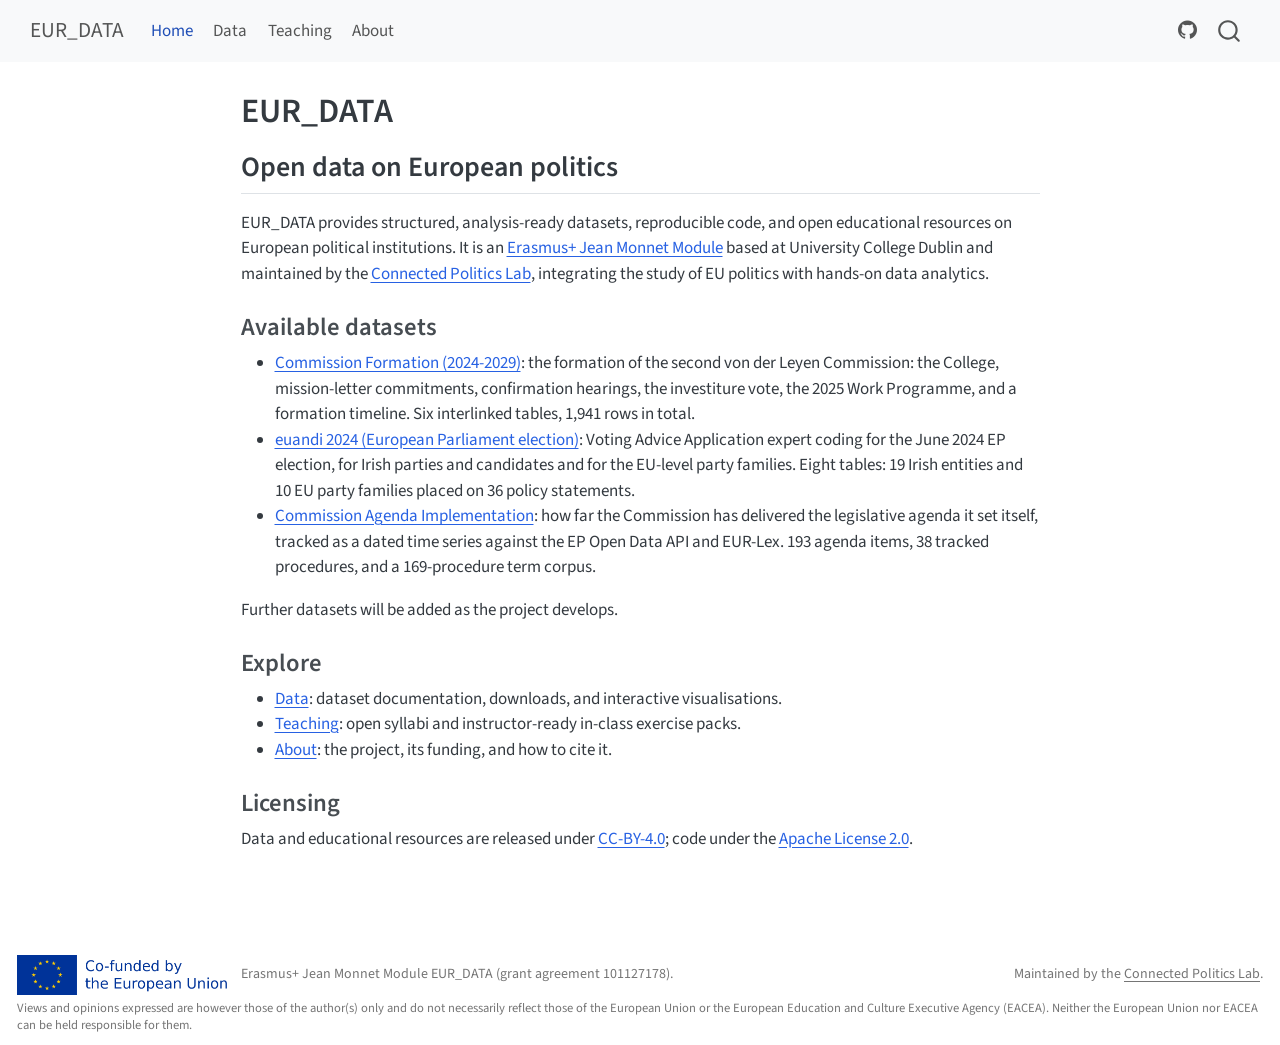
<file: docs/index.html>
<!DOCTYPE html>
<html xmlns="http://www.w3.org/1999/xhtml" lang="en" xml:lang="en"><head>

<meta charset="utf-8">
<meta name="generator" content="quarto-1.8.27">

<meta name="viewport" content="width=device-width, initial-scale=1.0, user-scalable=yes">


<title>EUR_DATA</title>
<style>
code{white-space: pre-wrap;}
span.smallcaps{font-variant: small-caps;}
div.columns{display: flex; gap: min(4vw, 1.5em);}
div.column{flex: auto; overflow-x: auto;}
div.hanging-indent{margin-left: 1.5em; text-indent: -1.5em;}
ul.task-list{list-style: none;}
ul.task-list li input[type="checkbox"] {
  width: 0.8em;
  margin: 0 0.8em 0.2em -1em; /* quarto-specific, see https://github.com/quarto-dev/quarto-cli/issues/4556 */ 
  vertical-align: middle;
}
</style>


<script src="site_libs/quarto-nav/quarto-nav.js"></script>
<script src="site_libs/quarto-nav/headroom.min.js"></script>
<script src="site_libs/clipboard/clipboard.min.js"></script>
<script src="site_libs/quarto-search/autocomplete.umd.js"></script>
<script src="site_libs/quarto-search/fuse.min.js"></script>
<script src="site_libs/quarto-search/quarto-search.js"></script>
<meta name="quarto:offset" content="./">
<script src="site_libs/quarto-html/quarto.js" type="module"></script>
<script src="site_libs/quarto-html/tabsets/tabsets.js" type="module"></script>
<script src="site_libs/quarto-html/axe/axe-check.js" type="module"></script>
<script src="site_libs/quarto-html/popper.min.js"></script>
<script src="site_libs/quarto-html/tippy.umd.min.js"></script>
<script src="site_libs/quarto-html/anchor.min.js"></script>
<link href="site_libs/quarto-html/tippy.css" rel="stylesheet">
<link href="site_libs/quarto-html/quarto-syntax-highlighting-ed96de9b727972fe78a7b5d16c58bf87.css" rel="stylesheet" id="quarto-text-highlighting-styles">
<script src="site_libs/bootstrap/bootstrap.min.js"></script>
<link href="site_libs/bootstrap/bootstrap-icons.css" rel="stylesheet">
<link href="site_libs/bootstrap/bootstrap-5b4ad623e5705c0698d39aec6f10cf02.min.css" rel="stylesheet" append-hash="true" id="quarto-bootstrap" data-mode="light">
<script id="quarto-search-options" type="application/json">{
  "location": "navbar",
  "copy-button": false,
  "collapse-after": 3,
  "panel-placement": "end",
  "type": "overlay",
  "limit": 50,
  "keyboard-shortcut": [
    "f",
    "/",
    "s"
  ],
  "show-item-context": false,
  "language": {
    "search-no-results-text": "No results",
    "search-matching-documents-text": "matching documents",
    "search-copy-link-title": "Copy link to search",
    "search-hide-matches-text": "Hide additional matches",
    "search-more-match-text": "more match in this document",
    "search-more-matches-text": "more matches in this document",
    "search-clear-button-title": "Clear",
    "search-text-placeholder": "",
    "search-detached-cancel-button-title": "Cancel",
    "search-submit-button-title": "Submit",
    "search-label": "Search"
  }
}</script>


<link rel="stylesheet" href="styles.css">
</head>

<body class="nav-fixed fullcontent quarto-light">

<div id="quarto-search-results"></div>
  <header id="quarto-header" class="headroom fixed-top">
    <nav class="navbar navbar-expand-lg " data-bs-theme="dark">
      <div class="navbar-container container-fluid">
      <div class="navbar-brand-container mx-auto">
    <a class="navbar-brand" href="./index.html">
    <span class="navbar-title">EUR_DATA</span>
    </a>
  </div>
            <div id="quarto-search" class="" title="Search"></div>
          <button class="navbar-toggler" type="button" data-bs-toggle="collapse" data-bs-target="#navbarCollapse" aria-controls="navbarCollapse" role="menu" aria-expanded="false" aria-label="Toggle navigation" onclick="if (window.quartoToggleHeadroom) { window.quartoToggleHeadroom(); }">
  <span class="navbar-toggler-icon"></span>
</button>
          <div class="collapse navbar-collapse" id="navbarCollapse">
            <ul class="navbar-nav navbar-nav-scroll me-auto">
  <li class="nav-item">
    <a class="nav-link active" href="./index.html" aria-current="page"> 
<span class="menu-text">Home</span></a>
  </li>  
  <li class="nav-item">
    <a class="nav-link" href="./data.html"> 
<span class="menu-text">Data</span></a>
  </li>  
  <li class="nav-item">
    <a class="nav-link" href="./oer.html"> 
<span class="menu-text">Teaching</span></a>
  </li>  
  <li class="nav-item">
    <a class="nav-link" href="./about.html"> 
<span class="menu-text">About</span></a>
  </li>  
</ul>
            <ul class="navbar-nav navbar-nav-scroll ms-auto">
  <li class="nav-item compact">
    <a class="nav-link" href="https://github.com/Connected-Politics-Lab/EUR_DATA"> <i class="bi bi-github" role="img">
</i> 
<span class="menu-text"></span></a>
  </li>  
</ul>
          </div> <!-- /navcollapse -->
            <div class="quarto-navbar-tools">
</div>
      </div> <!-- /container-fluid -->
    </nav>
</header>
<!-- content -->
<div id="quarto-content" class="quarto-container page-columns page-rows-contents page-layout-article page-navbar">
<!-- sidebar -->
<!-- margin-sidebar -->
    
<!-- main -->
<main class="content" id="quarto-document-content">

<header id="title-block-header" class="quarto-title-block default">
<div class="quarto-title">
<h1 class="title">EUR_DATA</h1>
</div>



<div class="quarto-title-meta">

    
  
    
  </div>
  


</header>


<section id="open-data-on-european-politics" class="level2">
<h2 class="anchored" data-anchor-id="open-data-on-european-politics">Open data on European politics</h2>
<p>EUR_DATA provides structured, analysis-ready datasets, reproducible code, and open educational resources on European political institutions. It is an <a href="./about.html">Erasmus+ Jean Monnet Module</a> based at University College Dublin and maintained by the <a href="https://github.com/Connected-Politics-Lab">Connected Politics Lab</a>, integrating the study of EU politics with hands-on data analytics.</p>
<section id="available-datasets" class="level3">
<h3 class="anchored" data-anchor-id="available-datasets">Available datasets</h3>
<ul>
<li><strong><a href="./data.html#commission-formation-2024-2029">Commission Formation (2024-2029)</a></strong>: the formation of the second von der Leyen Commission: the College, mission-letter commitments, confirmation hearings, the investiture vote, the 2025 Work Programme, and a formation timeline. Six interlinked tables, 1,941 rows in total.</li>
<li><strong><a href="./data.html#euandi-2024-european-parliament-election">euandi 2024 (European Parliament election)</a></strong>: Voting Advice Application expert coding for the June 2024 EP election, for Irish parties and candidates and for the EU-level party families. Eight tables: 19 Irish entities and 10 EU party families placed on 36 policy statements.</li>
<li><strong><a href="./data.html#commission-agenda-implementation">Commission Agenda Implementation</a></strong>: how far the Commission has delivered the legislative agenda it set itself, tracked as a dated time series against the EP Open Data API and EUR-Lex. 193 agenda items, 38 tracked procedures, and a 169-procedure term corpus.</li>
</ul>
<p>Further datasets will be added as the project develops.</p>
</section>
<section id="explore" class="level3">
<h3 class="anchored" data-anchor-id="explore">Explore</h3>
<ul>
<li><strong><a href="./data.html">Data</a></strong>: dataset documentation, downloads, and interactive visualisations.</li>
<li><strong><a href="./oer.html">Teaching</a></strong>: open syllabi and instructor-ready in-class exercise packs.</li>
<li><strong><a href="./about.html">About</a></strong>: the project, its funding, and how to cite it.</li>
</ul>
</section>
<section id="licensing" class="level3">
<h3 class="anchored" data-anchor-id="licensing">Licensing</h3>
<p>Data and educational resources are released under <a href="https://creativecommons.org/licenses/by/4.0/">CC-BY-4.0</a>; code under the <a href="https://github.com/Connected-Politics-Lab/EUR_DATA/blob/main/LICENSE">Apache License 2.0</a>.</p>


</section>
</section>

</main> <!-- /main -->
<script id="quarto-html-after-body" type="application/javascript">
  window.document.addEventListener("DOMContentLoaded", function (event) {
    const icon = "";
    const anchorJS = new window.AnchorJS();
    anchorJS.options = {
      placement: 'right',
      icon: icon
    };
    anchorJS.add('.anchored');
    const isCodeAnnotation = (el) => {
      for (const clz of el.classList) {
        if (clz.startsWith('code-annotation-')) {                     
          return true;
        }
      }
      return false;
    }
    const onCopySuccess = function(e) {
      // button target
      const button = e.trigger;
      // don't keep focus
      button.blur();
      // flash "checked"
      button.classList.add('code-copy-button-checked');
      var currentTitle = button.getAttribute("title");
      button.setAttribute("title", "Copied!");
      let tooltip;
      if (window.bootstrap) {
        button.setAttribute("data-bs-toggle", "tooltip");
        button.setAttribute("data-bs-placement", "left");
        button.setAttribute("data-bs-title", "Copied!");
        tooltip = new bootstrap.Tooltip(button, 
          { trigger: "manual", 
            customClass: "code-copy-button-tooltip",
            offset: [0, -8]});
        tooltip.show();    
      }
      setTimeout(function() {
        if (tooltip) {
          tooltip.hide();
          button.removeAttribute("data-bs-title");
          button.removeAttribute("data-bs-toggle");
          button.removeAttribute("data-bs-placement");
        }
        button.setAttribute("title", currentTitle);
        button.classList.remove('code-copy-button-checked');
      }, 1000);
      // clear code selection
      e.clearSelection();
    }
    const getTextToCopy = function(trigger) {
      const outerScaffold = trigger.parentElement.cloneNode(true);
      const codeEl = outerScaffold.querySelector('code');
      for (const childEl of codeEl.children) {
        if (isCodeAnnotation(childEl)) {
          childEl.remove();
        }
      }
      return codeEl.innerText;
    }
    const clipboard = new window.ClipboardJS('.code-copy-button:not([data-in-quarto-modal])', {
      text: getTextToCopy
    });
    clipboard.on('success', onCopySuccess);
    if (window.document.getElementById('quarto-embedded-source-code-modal')) {
      const clipboardModal = new window.ClipboardJS('.code-copy-button[data-in-quarto-modal]', {
        text: getTextToCopy,
        container: window.document.getElementById('quarto-embedded-source-code-modal')
      });
      clipboardModal.on('success', onCopySuccess);
    }
      var localhostRegex = new RegExp(/^(?:http|https):\/\/localhost\:?[0-9]*\//);
      var mailtoRegex = new RegExp(/^mailto:/);
        var filterRegex = new RegExp("https:\/\/connected-politics-lab\.github\.io\/EUR_DATA\/");
      var isInternal = (href) => {
          return filterRegex.test(href) || localhostRegex.test(href) || mailtoRegex.test(href);
      }
      // Inspect non-navigation links and adorn them if external
     var links = window.document.querySelectorAll('a[href]:not(.nav-link):not(.navbar-brand):not(.toc-action):not(.sidebar-link):not(.sidebar-item-toggle):not(.pagination-link):not(.no-external):not([aria-hidden]):not(.dropdown-item):not(.quarto-navigation-tool):not(.about-link)');
      for (var i=0; i<links.length; i++) {
        const link = links[i];
        if (!isInternal(link.href)) {
          // undo the damage that might have been done by quarto-nav.js in the case of
          // links that we want to consider external
          if (link.dataset.originalHref !== undefined) {
            link.href = link.dataset.originalHref;
          }
        }
      }
    function tippyHover(el, contentFn, onTriggerFn, onUntriggerFn) {
      const config = {
        allowHTML: true,
        maxWidth: 500,
        delay: 100,
        arrow: false,
        appendTo: function(el) {
            return el.parentElement;
        },
        interactive: true,
        interactiveBorder: 10,
        theme: 'quarto',
        placement: 'bottom-start',
      };
      if (contentFn) {
        config.content = contentFn;
      }
      if (onTriggerFn) {
        config.onTrigger = onTriggerFn;
      }
      if (onUntriggerFn) {
        config.onUntrigger = onUntriggerFn;
      }
      window.tippy(el, config); 
    }
    const noterefs = window.document.querySelectorAll('a[role="doc-noteref"]');
    for (var i=0; i<noterefs.length; i++) {
      const ref = noterefs[i];
      tippyHover(ref, function() {
        // use id or data attribute instead here
        let href = ref.getAttribute('data-footnote-href') || ref.getAttribute('href');
        try { href = new URL(href).hash; } catch {}
        const id = href.replace(/^#\/?/, "");
        const note = window.document.getElementById(id);
        if (note) {
          return note.innerHTML;
        } else {
          return "";
        }
      });
    }
    const xrefs = window.document.querySelectorAll('a.quarto-xref');
    const processXRef = (id, note) => {
      // Strip column container classes
      const stripColumnClz = (el) => {
        el.classList.remove("page-full", "page-columns");
        if (el.children) {
          for (const child of el.children) {
            stripColumnClz(child);
          }
        }
      }
      stripColumnClz(note)
      if (id === null || id.startsWith('sec-')) {
        // Special case sections, only their first couple elements
        const container = document.createElement("div");
        if (note.children && note.children.length > 2) {
          container.appendChild(note.children[0].cloneNode(true));
          for (let i = 1; i < note.children.length; i++) {
            const child = note.children[i];
            if (child.tagName === "P" && child.innerText === "") {
              continue;
            } else {
              container.appendChild(child.cloneNode(true));
              break;
            }
          }
          if (window.Quarto?.typesetMath) {
            window.Quarto.typesetMath(container);
          }
          return container.innerHTML
        } else {
          if (window.Quarto?.typesetMath) {
            window.Quarto.typesetMath(note);
          }
          return note.innerHTML;
        }
      } else {
        // Remove any anchor links if they are present
        const anchorLink = note.querySelector('a.anchorjs-link');
        if (anchorLink) {
          anchorLink.remove();
        }
        if (window.Quarto?.typesetMath) {
          window.Quarto.typesetMath(note);
        }
        if (note.classList.contains("callout")) {
          return note.outerHTML;
        } else {
          return note.innerHTML;
        }
      }
    }
    for (var i=0; i<xrefs.length; i++) {
      const xref = xrefs[i];
      tippyHover(xref, undefined, function(instance) {
        instance.disable();
        let url = xref.getAttribute('href');
        let hash = undefined; 
        if (url.startsWith('#')) {
          hash = url;
        } else {
          try { hash = new URL(url).hash; } catch {}
        }
        if (hash) {
          const id = hash.replace(/^#\/?/, "");
          const note = window.document.getElementById(id);
          if (note !== null) {
            try {
              const html = processXRef(id, note.cloneNode(true));
              instance.setContent(html);
            } finally {
              instance.enable();
              instance.show();
            }
          } else {
            // See if we can fetch this
            fetch(url.split('#')[0])
            .then(res => res.text())
            .then(html => {
              const parser = new DOMParser();
              const htmlDoc = parser.parseFromString(html, "text/html");
              const note = htmlDoc.getElementById(id);
              if (note !== null) {
                const html = processXRef(id, note);
                instance.setContent(html);
              } 
            }).finally(() => {
              instance.enable();
              instance.show();
            });
          }
        } else {
          // See if we can fetch a full url (with no hash to target)
          // This is a special case and we should probably do some content thinning / targeting
          fetch(url)
          .then(res => res.text())
          .then(html => {
            const parser = new DOMParser();
            const htmlDoc = parser.parseFromString(html, "text/html");
            const note = htmlDoc.querySelector('main.content');
            if (note !== null) {
              // This should only happen for chapter cross references
              // (since there is no id in the URL)
              // remove the first header
              if (note.children.length > 0 && note.children[0].tagName === "HEADER") {
                note.children[0].remove();
              }
              const html = processXRef(null, note);
              instance.setContent(html);
            } 
          }).finally(() => {
            instance.enable();
            instance.show();
          });
        }
      }, function(instance) {
      });
    }
        let selectedAnnoteEl;
        const selectorForAnnotation = ( cell, annotation) => {
          let cellAttr = 'data-code-cell="' + cell + '"';
          let lineAttr = 'data-code-annotation="' +  annotation + '"';
          const selector = 'span[' + cellAttr + '][' + lineAttr + ']';
          return selector;
        }
        const selectCodeLines = (annoteEl) => {
          const doc = window.document;
          const targetCell = annoteEl.getAttribute("data-target-cell");
          const targetAnnotation = annoteEl.getAttribute("data-target-annotation");
          const annoteSpan = window.document.querySelector(selectorForAnnotation(targetCell, targetAnnotation));
          const lines = annoteSpan.getAttribute("data-code-lines").split(",");
          const lineIds = lines.map((line) => {
            return targetCell + "-" + line;
          })
          let top = null;
          let height = null;
          let parent = null;
          if (lineIds.length > 0) {
              //compute the position of the single el (top and bottom and make a div)
              const el = window.document.getElementById(lineIds[0]);
              top = el.offsetTop;
              height = el.offsetHeight;
              parent = el.parentElement.parentElement;
            if (lineIds.length > 1) {
              const lastEl = window.document.getElementById(lineIds[lineIds.length - 1]);
              const bottom = lastEl.offsetTop + lastEl.offsetHeight;
              height = bottom - top;
            }
            if (top !== null && height !== null && parent !== null) {
              // cook up a div (if necessary) and position it 
              let div = window.document.getElementById("code-annotation-line-highlight");
              if (div === null) {
                div = window.document.createElement("div");
                div.setAttribute("id", "code-annotation-line-highlight");
                div.style.position = 'absolute';
                parent.appendChild(div);
              }
              div.style.top = top - 2 + "px";
              div.style.height = height + 4 + "px";
              div.style.left = 0;
              let gutterDiv = window.document.getElementById("code-annotation-line-highlight-gutter");
              if (gutterDiv === null) {
                gutterDiv = window.document.createElement("div");
                gutterDiv.setAttribute("id", "code-annotation-line-highlight-gutter");
                gutterDiv.style.position = 'absolute';
                const codeCell = window.document.getElementById(targetCell);
                const gutter = codeCell.querySelector('.code-annotation-gutter');
                gutter.appendChild(gutterDiv);
              }
              gutterDiv.style.top = top - 2 + "px";
              gutterDiv.style.height = height + 4 + "px";
            }
            selectedAnnoteEl = annoteEl;
          }
        };
        const unselectCodeLines = () => {
          const elementsIds = ["code-annotation-line-highlight", "code-annotation-line-highlight-gutter"];
          elementsIds.forEach((elId) => {
            const div = window.document.getElementById(elId);
            if (div) {
              div.remove();
            }
          });
          selectedAnnoteEl = undefined;
        };
          // Handle positioning of the toggle
      window.addEventListener(
        "resize",
        throttle(() => {
          elRect = undefined;
          if (selectedAnnoteEl) {
            selectCodeLines(selectedAnnoteEl);
          }
        }, 10)
      );
      function throttle(fn, ms) {
      let throttle = false;
      let timer;
        return (...args) => {
          if(!throttle) { // first call gets through
              fn.apply(this, args);
              throttle = true;
          } else { // all the others get throttled
              if(timer) clearTimeout(timer); // cancel #2
              timer = setTimeout(() => {
                fn.apply(this, args);
                timer = throttle = false;
              }, ms);
          }
        };
      }
        // Attach click handler to the DT
        const annoteDls = window.document.querySelectorAll('dt[data-target-cell]');
        for (const annoteDlNode of annoteDls) {
          annoteDlNode.addEventListener('click', (event) => {
            const clickedEl = event.target;
            if (clickedEl !== selectedAnnoteEl) {
              unselectCodeLines();
              const activeEl = window.document.querySelector('dt[data-target-cell].code-annotation-active');
              if (activeEl) {
                activeEl.classList.remove('code-annotation-active');
              }
              selectCodeLines(clickedEl);
              clickedEl.classList.add('code-annotation-active');
            } else {
              // Unselect the line
              unselectCodeLines();
              clickedEl.classList.remove('code-annotation-active');
            }
          });
        }
    const findCites = (el) => {
      const parentEl = el.parentElement;
      if (parentEl) {
        const cites = parentEl.dataset.cites;
        if (cites) {
          return {
            el,
            cites: cites.split(' ')
          };
        } else {
          return findCites(el.parentElement)
        }
      } else {
        return undefined;
      }
    };
    var bibliorefs = window.document.querySelectorAll('a[role="doc-biblioref"]');
    for (var i=0; i<bibliorefs.length; i++) {
      const ref = bibliorefs[i];
      const citeInfo = findCites(ref);
      if (citeInfo) {
        tippyHover(citeInfo.el, function() {
          var popup = window.document.createElement('div');
          citeInfo.cites.forEach(function(cite) {
            var citeDiv = window.document.createElement('div');
            citeDiv.classList.add('hanging-indent');
            citeDiv.classList.add('csl-entry');
            var biblioDiv = window.document.getElementById('ref-' + cite);
            if (biblioDiv) {
              citeDiv.innerHTML = biblioDiv.innerHTML;
            }
            popup.appendChild(citeDiv);
          });
          return popup.innerHTML;
        });
      }
    }
  });
  </script>
</div> <!-- /content -->
<footer class="footer">
  <div class="nav-footer">
    <div class="nav-footer-left">
<p><img src="assets/eu-cofunded-en.png" class="eu-lockup img-fluid" alt="Co-funded by the European Union"> Erasmus+ Jean Monnet Module EUR_DATA (grant agreement 101127178).</p>
</div>   
    <div class="nav-footer-center">
<div class="eu-disclaimer">
<p>Views and opinions expressed are however those of the author(s) only and do not necessarily reflect those of the European Union or the European Education and Culture Executive Agency (EACEA). Neither the European Union nor EACEA can be held responsible for them.</p>
</div>
</div>
    <div class="nav-footer-right">
<p>Maintained by the <a href="https://github.com/Connected-Politics-Lab">Connected Politics Lab</a>.</p>
</div>
  </div>
</footer>




</body></html>
</file>
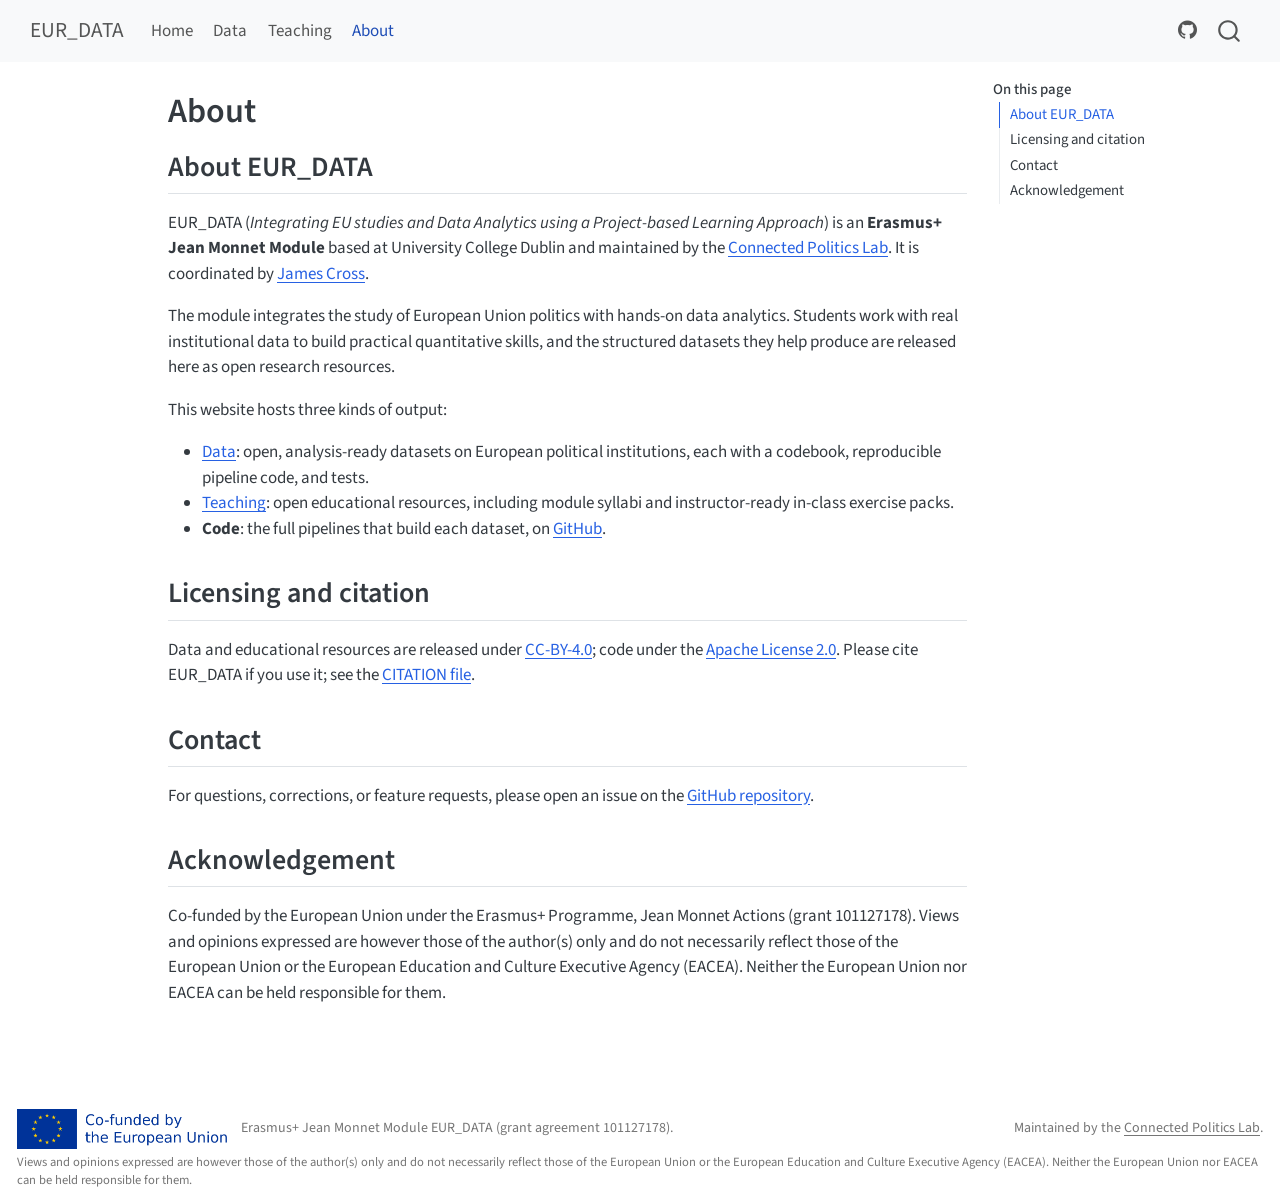
<file: docs/about.html>
<!DOCTYPE html>
<html xmlns="http://www.w3.org/1999/xhtml" lang="en" xml:lang="en"><head>

<meta charset="utf-8">
<meta name="generator" content="quarto-1.8.27">

<meta name="viewport" content="width=device-width, initial-scale=1.0, user-scalable=yes">


<title>About – EUR_DATA</title>
<style>
code{white-space: pre-wrap;}
span.smallcaps{font-variant: small-caps;}
div.columns{display: flex; gap: min(4vw, 1.5em);}
div.column{flex: auto; overflow-x: auto;}
div.hanging-indent{margin-left: 1.5em; text-indent: -1.5em;}
ul.task-list{list-style: none;}
ul.task-list li input[type="checkbox"] {
  width: 0.8em;
  margin: 0 0.8em 0.2em -1em; /* quarto-specific, see https://github.com/quarto-dev/quarto-cli/issues/4556 */ 
  vertical-align: middle;
}
</style>


<script src="site_libs/quarto-nav/quarto-nav.js"></script>
<script src="site_libs/quarto-nav/headroom.min.js"></script>
<script src="site_libs/clipboard/clipboard.min.js"></script>
<script src="site_libs/quarto-search/autocomplete.umd.js"></script>
<script src="site_libs/quarto-search/fuse.min.js"></script>
<script src="site_libs/quarto-search/quarto-search.js"></script>
<meta name="quarto:offset" content="./">
<script src="site_libs/quarto-html/quarto.js" type="module"></script>
<script src="site_libs/quarto-html/tabsets/tabsets.js" type="module"></script>
<script src="site_libs/quarto-html/axe/axe-check.js" type="module"></script>
<script src="site_libs/quarto-html/popper.min.js"></script>
<script src="site_libs/quarto-html/tippy.umd.min.js"></script>
<script src="site_libs/quarto-html/anchor.min.js"></script>
<link href="site_libs/quarto-html/tippy.css" rel="stylesheet">
<link href="site_libs/quarto-html/quarto-syntax-highlighting-ed96de9b727972fe78a7b5d16c58bf87.css" rel="stylesheet" id="quarto-text-highlighting-styles">
<script src="site_libs/bootstrap/bootstrap.min.js"></script>
<link href="site_libs/bootstrap/bootstrap-icons.css" rel="stylesheet">
<link href="site_libs/bootstrap/bootstrap-5b4ad623e5705c0698d39aec6f10cf02.min.css" rel="stylesheet" append-hash="true" id="quarto-bootstrap" data-mode="light">
<script id="quarto-search-options" type="application/json">{
  "location": "navbar",
  "copy-button": false,
  "collapse-after": 3,
  "panel-placement": "end",
  "type": "overlay",
  "limit": 50,
  "keyboard-shortcut": [
    "f",
    "/",
    "s"
  ],
  "show-item-context": false,
  "language": {
    "search-no-results-text": "No results",
    "search-matching-documents-text": "matching documents",
    "search-copy-link-title": "Copy link to search",
    "search-hide-matches-text": "Hide additional matches",
    "search-more-match-text": "more match in this document",
    "search-more-matches-text": "more matches in this document",
    "search-clear-button-title": "Clear",
    "search-text-placeholder": "",
    "search-detached-cancel-button-title": "Cancel",
    "search-submit-button-title": "Submit",
    "search-label": "Search"
  }
}</script>


<link rel="stylesheet" href="styles.css">
</head>

<body class="nav-fixed quarto-light">

<div id="quarto-search-results"></div>
  <header id="quarto-header" class="headroom fixed-top">
    <nav class="navbar navbar-expand-lg " data-bs-theme="dark">
      <div class="navbar-container container-fluid">
      <div class="navbar-brand-container mx-auto">
    <a class="navbar-brand" href="./index.html">
    <span class="navbar-title">EUR_DATA</span>
    </a>
  </div>
            <div id="quarto-search" class="" title="Search"></div>
          <button class="navbar-toggler" type="button" data-bs-toggle="collapse" data-bs-target="#navbarCollapse" aria-controls="navbarCollapse" role="menu" aria-expanded="false" aria-label="Toggle navigation" onclick="if (window.quartoToggleHeadroom) { window.quartoToggleHeadroom(); }">
  <span class="navbar-toggler-icon"></span>
</button>
          <div class="collapse navbar-collapse" id="navbarCollapse">
            <ul class="navbar-nav navbar-nav-scroll me-auto">
  <li class="nav-item">
    <a class="nav-link" href="./index.html"> 
<span class="menu-text">Home</span></a>
  </li>  
  <li class="nav-item">
    <a class="nav-link" href="./data.html"> 
<span class="menu-text">Data</span></a>
  </li>  
  <li class="nav-item">
    <a class="nav-link" href="./oer.html"> 
<span class="menu-text">Teaching</span></a>
  </li>  
  <li class="nav-item">
    <a class="nav-link active" href="./about.html" aria-current="page"> 
<span class="menu-text">About</span></a>
  </li>  
</ul>
            <ul class="navbar-nav navbar-nav-scroll ms-auto">
  <li class="nav-item compact">
    <a class="nav-link" href="https://github.com/Connected-Politics-Lab/EUR_DATA"> <i class="bi bi-github" role="img">
</i> 
<span class="menu-text"></span></a>
  </li>  
</ul>
          </div> <!-- /navcollapse -->
            <div class="quarto-navbar-tools">
</div>
      </div> <!-- /container-fluid -->
    </nav>
</header>
<!-- content -->
<div id="quarto-content" class="quarto-container page-columns page-rows-contents page-layout-article page-navbar">
<!-- sidebar -->
<!-- margin-sidebar -->
    <div id="quarto-margin-sidebar" class="sidebar margin-sidebar">
        <nav id="TOC" role="doc-toc" class="toc-active">
    <h2 id="toc-title">On this page</h2>
   
  <ul>
  <li><a href="#about-eur_data" id="toc-about-eur_data" class="nav-link active" data-scroll-target="#about-eur_data">About EUR_DATA</a></li>
  <li><a href="#licensing-and-citation" id="toc-licensing-and-citation" class="nav-link" data-scroll-target="#licensing-and-citation">Licensing and citation</a></li>
  <li><a href="#contact" id="toc-contact" class="nav-link" data-scroll-target="#contact">Contact</a></li>
  <li><a href="#acknowledgement" id="toc-acknowledgement" class="nav-link" data-scroll-target="#acknowledgement">Acknowledgement</a></li>
  </ul>
</nav>
    </div>
<!-- main -->
<main class="content" id="quarto-document-content">

<header id="title-block-header" class="quarto-title-block default">
<div class="quarto-title">
<h1 class="title">About</h1>
</div>



<div class="quarto-title-meta">

    
  
    
  </div>
  


</header>


<section id="about-eur_data" class="level2">
<h2 class="anchored" data-anchor-id="about-eur_data">About EUR_DATA</h2>
<p>EUR_DATA (<em>Integrating EU studies and Data Analytics using a Project-based Learning Approach</em>) is an <strong>Erasmus+ Jean Monnet Module</strong> based at University College Dublin and maintained by the <a href="https://github.com/Connected-Politics-Lab">Connected Politics Lab</a>. It is coordinated by <a href="https://orcid.org/0000-0001-8042-1099">James Cross</a>.</p>
<p>The module integrates the study of European Union politics with hands-on data analytics. Students work with real institutional data to build practical quantitative skills, and the structured datasets they help produce are released here as open research resources.</p>
<p>This website hosts three kinds of output:</p>
<ul>
<li><strong><a href="./data.html">Data</a></strong>: open, analysis-ready datasets on European political institutions, each with a codebook, reproducible pipeline code, and tests.</li>
<li><strong><a href="./oer.html">Teaching</a></strong>: open educational resources, including module syllabi and instructor-ready in-class exercise packs.</li>
<li><strong>Code</strong>: the full pipelines that build each dataset, on <a href="https://github.com/Connected-Politics-Lab/EUR_DATA">GitHub</a>.</li>
</ul>
</section>
<section id="licensing-and-citation" class="level2">
<h2 class="anchored" data-anchor-id="licensing-and-citation">Licensing and citation</h2>
<p>Data and educational resources are released under <a href="https://creativecommons.org/licenses/by/4.0/">CC-BY-4.0</a>; code under the <a href="https://github.com/Connected-Politics-Lab/EUR_DATA/blob/main/LICENSE">Apache License 2.0</a>. Please cite EUR_DATA if you use it; see the <a href="https://github.com/Connected-Politics-Lab/EUR_DATA/blob/main/CITATION.cff">CITATION file</a>.</p>
</section>
<section id="contact" class="level2">
<h2 class="anchored" data-anchor-id="contact">Contact</h2>
<p>For questions, corrections, or feature requests, please open an issue on the <a href="https://github.com/Connected-Politics-Lab/EUR_DATA/issues">GitHub repository</a>.</p>
</section>
<section id="acknowledgement" class="level2">
<h2 class="anchored" data-anchor-id="acknowledgement">Acknowledgement</h2>
<p>Co-funded by the European Union under the Erasmus+ Programme, Jean Monnet Actions (grant 101127178). Views and opinions expressed are however those of the author(s) only and do not necessarily reflect those of the European Union or the European Education and Culture Executive Agency (EACEA). Neither the European Union nor EACEA can be held responsible for them.</p>


</section>

</main> <!-- /main -->
<script id="quarto-html-after-body" type="application/javascript">
  window.document.addEventListener("DOMContentLoaded", function (event) {
    const icon = "";
    const anchorJS = new window.AnchorJS();
    anchorJS.options = {
      placement: 'right',
      icon: icon
    };
    anchorJS.add('.anchored');
    const isCodeAnnotation = (el) => {
      for (const clz of el.classList) {
        if (clz.startsWith('code-annotation-')) {                     
          return true;
        }
      }
      return false;
    }
    const onCopySuccess = function(e) {
      // button target
      const button = e.trigger;
      // don't keep focus
      button.blur();
      // flash "checked"
      button.classList.add('code-copy-button-checked');
      var currentTitle = button.getAttribute("title");
      button.setAttribute("title", "Copied!");
      let tooltip;
      if (window.bootstrap) {
        button.setAttribute("data-bs-toggle", "tooltip");
        button.setAttribute("data-bs-placement", "left");
        button.setAttribute("data-bs-title", "Copied!");
        tooltip = new bootstrap.Tooltip(button, 
          { trigger: "manual", 
            customClass: "code-copy-button-tooltip",
            offset: [0, -8]});
        tooltip.show();    
      }
      setTimeout(function() {
        if (tooltip) {
          tooltip.hide();
          button.removeAttribute("data-bs-title");
          button.removeAttribute("data-bs-toggle");
          button.removeAttribute("data-bs-placement");
        }
        button.setAttribute("title", currentTitle);
        button.classList.remove('code-copy-button-checked');
      }, 1000);
      // clear code selection
      e.clearSelection();
    }
    const getTextToCopy = function(trigger) {
      const outerScaffold = trigger.parentElement.cloneNode(true);
      const codeEl = outerScaffold.querySelector('code');
      for (const childEl of codeEl.children) {
        if (isCodeAnnotation(childEl)) {
          childEl.remove();
        }
      }
      return codeEl.innerText;
    }
    const clipboard = new window.ClipboardJS('.code-copy-button:not([data-in-quarto-modal])', {
      text: getTextToCopy
    });
    clipboard.on('success', onCopySuccess);
    if (window.document.getElementById('quarto-embedded-source-code-modal')) {
      const clipboardModal = new window.ClipboardJS('.code-copy-button[data-in-quarto-modal]', {
        text: getTextToCopy,
        container: window.document.getElementById('quarto-embedded-source-code-modal')
      });
      clipboardModal.on('success', onCopySuccess);
    }
      var localhostRegex = new RegExp(/^(?:http|https):\/\/localhost\:?[0-9]*\//);
      var mailtoRegex = new RegExp(/^mailto:/);
        var filterRegex = new RegExp("https:\/\/connected-politics-lab\.github\.io\/EUR_DATA\/");
      var isInternal = (href) => {
          return filterRegex.test(href) || localhostRegex.test(href) || mailtoRegex.test(href);
      }
      // Inspect non-navigation links and adorn them if external
     var links = window.document.querySelectorAll('a[href]:not(.nav-link):not(.navbar-brand):not(.toc-action):not(.sidebar-link):not(.sidebar-item-toggle):not(.pagination-link):not(.no-external):not([aria-hidden]):not(.dropdown-item):not(.quarto-navigation-tool):not(.about-link)');
      for (var i=0; i<links.length; i++) {
        const link = links[i];
        if (!isInternal(link.href)) {
          // undo the damage that might have been done by quarto-nav.js in the case of
          // links that we want to consider external
          if (link.dataset.originalHref !== undefined) {
            link.href = link.dataset.originalHref;
          }
        }
      }
    function tippyHover(el, contentFn, onTriggerFn, onUntriggerFn) {
      const config = {
        allowHTML: true,
        maxWidth: 500,
        delay: 100,
        arrow: false,
        appendTo: function(el) {
            return el.parentElement;
        },
        interactive: true,
        interactiveBorder: 10,
        theme: 'quarto',
        placement: 'bottom-start',
      };
      if (contentFn) {
        config.content = contentFn;
      }
      if (onTriggerFn) {
        config.onTrigger = onTriggerFn;
      }
      if (onUntriggerFn) {
        config.onUntrigger = onUntriggerFn;
      }
      window.tippy(el, config); 
    }
    const noterefs = window.document.querySelectorAll('a[role="doc-noteref"]');
    for (var i=0; i<noterefs.length; i++) {
      const ref = noterefs[i];
      tippyHover(ref, function() {
        // use id or data attribute instead here
        let href = ref.getAttribute('data-footnote-href') || ref.getAttribute('href');
        try { href = new URL(href).hash; } catch {}
        const id = href.replace(/^#\/?/, "");
        const note = window.document.getElementById(id);
        if (note) {
          return note.innerHTML;
        } else {
          return "";
        }
      });
    }
    const xrefs = window.document.querySelectorAll('a.quarto-xref');
    const processXRef = (id, note) => {
      // Strip column container classes
      const stripColumnClz = (el) => {
        el.classList.remove("page-full", "page-columns");
        if (el.children) {
          for (const child of el.children) {
            stripColumnClz(child);
          }
        }
      }
      stripColumnClz(note)
      if (id === null || id.startsWith('sec-')) {
        // Special case sections, only their first couple elements
        const container = document.createElement("div");
        if (note.children && note.children.length > 2) {
          container.appendChild(note.children[0].cloneNode(true));
          for (let i = 1; i < note.children.length; i++) {
            const child = note.children[i];
            if (child.tagName === "P" && child.innerText === "") {
              continue;
            } else {
              container.appendChild(child.cloneNode(true));
              break;
            }
          }
          if (window.Quarto?.typesetMath) {
            window.Quarto.typesetMath(container);
          }
          return container.innerHTML
        } else {
          if (window.Quarto?.typesetMath) {
            window.Quarto.typesetMath(note);
          }
          return note.innerHTML;
        }
      } else {
        // Remove any anchor links if they are present
        const anchorLink = note.querySelector('a.anchorjs-link');
        if (anchorLink) {
          anchorLink.remove();
        }
        if (window.Quarto?.typesetMath) {
          window.Quarto.typesetMath(note);
        }
        if (note.classList.contains("callout")) {
          return note.outerHTML;
        } else {
          return note.innerHTML;
        }
      }
    }
    for (var i=0; i<xrefs.length; i++) {
      const xref = xrefs[i];
      tippyHover(xref, undefined, function(instance) {
        instance.disable();
        let url = xref.getAttribute('href');
        let hash = undefined; 
        if (url.startsWith('#')) {
          hash = url;
        } else {
          try { hash = new URL(url).hash; } catch {}
        }
        if (hash) {
          const id = hash.replace(/^#\/?/, "");
          const note = window.document.getElementById(id);
          if (note !== null) {
            try {
              const html = processXRef(id, note.cloneNode(true));
              instance.setContent(html);
            } finally {
              instance.enable();
              instance.show();
            }
          } else {
            // See if we can fetch this
            fetch(url.split('#')[0])
            .then(res => res.text())
            .then(html => {
              const parser = new DOMParser();
              const htmlDoc = parser.parseFromString(html, "text/html");
              const note = htmlDoc.getElementById(id);
              if (note !== null) {
                const html = processXRef(id, note);
                instance.setContent(html);
              } 
            }).finally(() => {
              instance.enable();
              instance.show();
            });
          }
        } else {
          // See if we can fetch a full url (with no hash to target)
          // This is a special case and we should probably do some content thinning / targeting
          fetch(url)
          .then(res => res.text())
          .then(html => {
            const parser = new DOMParser();
            const htmlDoc = parser.parseFromString(html, "text/html");
            const note = htmlDoc.querySelector('main.content');
            if (note !== null) {
              // This should only happen for chapter cross references
              // (since there is no id in the URL)
              // remove the first header
              if (note.children.length > 0 && note.children[0].tagName === "HEADER") {
                note.children[0].remove();
              }
              const html = processXRef(null, note);
              instance.setContent(html);
            } 
          }).finally(() => {
            instance.enable();
            instance.show();
          });
        }
      }, function(instance) {
      });
    }
        let selectedAnnoteEl;
        const selectorForAnnotation = ( cell, annotation) => {
          let cellAttr = 'data-code-cell="' + cell + '"';
          let lineAttr = 'data-code-annotation="' +  annotation + '"';
          const selector = 'span[' + cellAttr + '][' + lineAttr + ']';
          return selector;
        }
        const selectCodeLines = (annoteEl) => {
          const doc = window.document;
          const targetCell = annoteEl.getAttribute("data-target-cell");
          const targetAnnotation = annoteEl.getAttribute("data-target-annotation");
          const annoteSpan = window.document.querySelector(selectorForAnnotation(targetCell, targetAnnotation));
          const lines = annoteSpan.getAttribute("data-code-lines").split(",");
          const lineIds = lines.map((line) => {
            return targetCell + "-" + line;
          })
          let top = null;
          let height = null;
          let parent = null;
          if (lineIds.length > 0) {
              //compute the position of the single el (top and bottom and make a div)
              const el = window.document.getElementById(lineIds[0]);
              top = el.offsetTop;
              height = el.offsetHeight;
              parent = el.parentElement.parentElement;
            if (lineIds.length > 1) {
              const lastEl = window.document.getElementById(lineIds[lineIds.length - 1]);
              const bottom = lastEl.offsetTop + lastEl.offsetHeight;
              height = bottom - top;
            }
            if (top !== null && height !== null && parent !== null) {
              // cook up a div (if necessary) and position it 
              let div = window.document.getElementById("code-annotation-line-highlight");
              if (div === null) {
                div = window.document.createElement("div");
                div.setAttribute("id", "code-annotation-line-highlight");
                div.style.position = 'absolute';
                parent.appendChild(div);
              }
              div.style.top = top - 2 + "px";
              div.style.height = height + 4 + "px";
              div.style.left = 0;
              let gutterDiv = window.document.getElementById("code-annotation-line-highlight-gutter");
              if (gutterDiv === null) {
                gutterDiv = window.document.createElement("div");
                gutterDiv.setAttribute("id", "code-annotation-line-highlight-gutter");
                gutterDiv.style.position = 'absolute';
                const codeCell = window.document.getElementById(targetCell);
                const gutter = codeCell.querySelector('.code-annotation-gutter');
                gutter.appendChild(gutterDiv);
              }
              gutterDiv.style.top = top - 2 + "px";
              gutterDiv.style.height = height + 4 + "px";
            }
            selectedAnnoteEl = annoteEl;
          }
        };
        const unselectCodeLines = () => {
          const elementsIds = ["code-annotation-line-highlight", "code-annotation-line-highlight-gutter"];
          elementsIds.forEach((elId) => {
            const div = window.document.getElementById(elId);
            if (div) {
              div.remove();
            }
          });
          selectedAnnoteEl = undefined;
        };
          // Handle positioning of the toggle
      window.addEventListener(
        "resize",
        throttle(() => {
          elRect = undefined;
          if (selectedAnnoteEl) {
            selectCodeLines(selectedAnnoteEl);
          }
        }, 10)
      );
      function throttle(fn, ms) {
      let throttle = false;
      let timer;
        return (...args) => {
          if(!throttle) { // first call gets through
              fn.apply(this, args);
              throttle = true;
          } else { // all the others get throttled
              if(timer) clearTimeout(timer); // cancel #2
              timer = setTimeout(() => {
                fn.apply(this, args);
                timer = throttle = false;
              }, ms);
          }
        };
      }
        // Attach click handler to the DT
        const annoteDls = window.document.querySelectorAll('dt[data-target-cell]');
        for (const annoteDlNode of annoteDls) {
          annoteDlNode.addEventListener('click', (event) => {
            const clickedEl = event.target;
            if (clickedEl !== selectedAnnoteEl) {
              unselectCodeLines();
              const activeEl = window.document.querySelector('dt[data-target-cell].code-annotation-active');
              if (activeEl) {
                activeEl.classList.remove('code-annotation-active');
              }
              selectCodeLines(clickedEl);
              clickedEl.classList.add('code-annotation-active');
            } else {
              // Unselect the line
              unselectCodeLines();
              clickedEl.classList.remove('code-annotation-active');
            }
          });
        }
    const findCites = (el) => {
      const parentEl = el.parentElement;
      if (parentEl) {
        const cites = parentEl.dataset.cites;
        if (cites) {
          return {
            el,
            cites: cites.split(' ')
          };
        } else {
          return findCites(el.parentElement)
        }
      } else {
        return undefined;
      }
    };
    var bibliorefs = window.document.querySelectorAll('a[role="doc-biblioref"]');
    for (var i=0; i<bibliorefs.length; i++) {
      const ref = bibliorefs[i];
      const citeInfo = findCites(ref);
      if (citeInfo) {
        tippyHover(citeInfo.el, function() {
          var popup = window.document.createElement('div');
          citeInfo.cites.forEach(function(cite) {
            var citeDiv = window.document.createElement('div');
            citeDiv.classList.add('hanging-indent');
            citeDiv.classList.add('csl-entry');
            var biblioDiv = window.document.getElementById('ref-' + cite);
            if (biblioDiv) {
              citeDiv.innerHTML = biblioDiv.innerHTML;
            }
            popup.appendChild(citeDiv);
          });
          return popup.innerHTML;
        });
      }
    }
  });
  </script>
</div> <!-- /content -->
<footer class="footer">
  <div class="nav-footer">
    <div class="nav-footer-left">
<p><img src="assets/eu-cofunded-en.png" class="eu-lockup img-fluid" alt="Co-funded by the European Union"> Erasmus+ Jean Monnet Module EUR_DATA (grant agreement 101127178).</p>
</div>   
    <div class="nav-footer-center">
<div class="eu-disclaimer">
<p>Views and opinions expressed are however those of the author(s) only and do not necessarily reflect those of the European Union or the European Education and Culture Executive Agency (EACEA). Neither the European Union nor EACEA can be held responsible for them.</p>
</div>
</div>
    <div class="nav-footer-right">
<p>Maintained by the <a href="https://github.com/Connected-Politics-Lab">Connected Politics Lab</a>.</p>
</div>
  </div>
</footer>




</body></html>
</file>
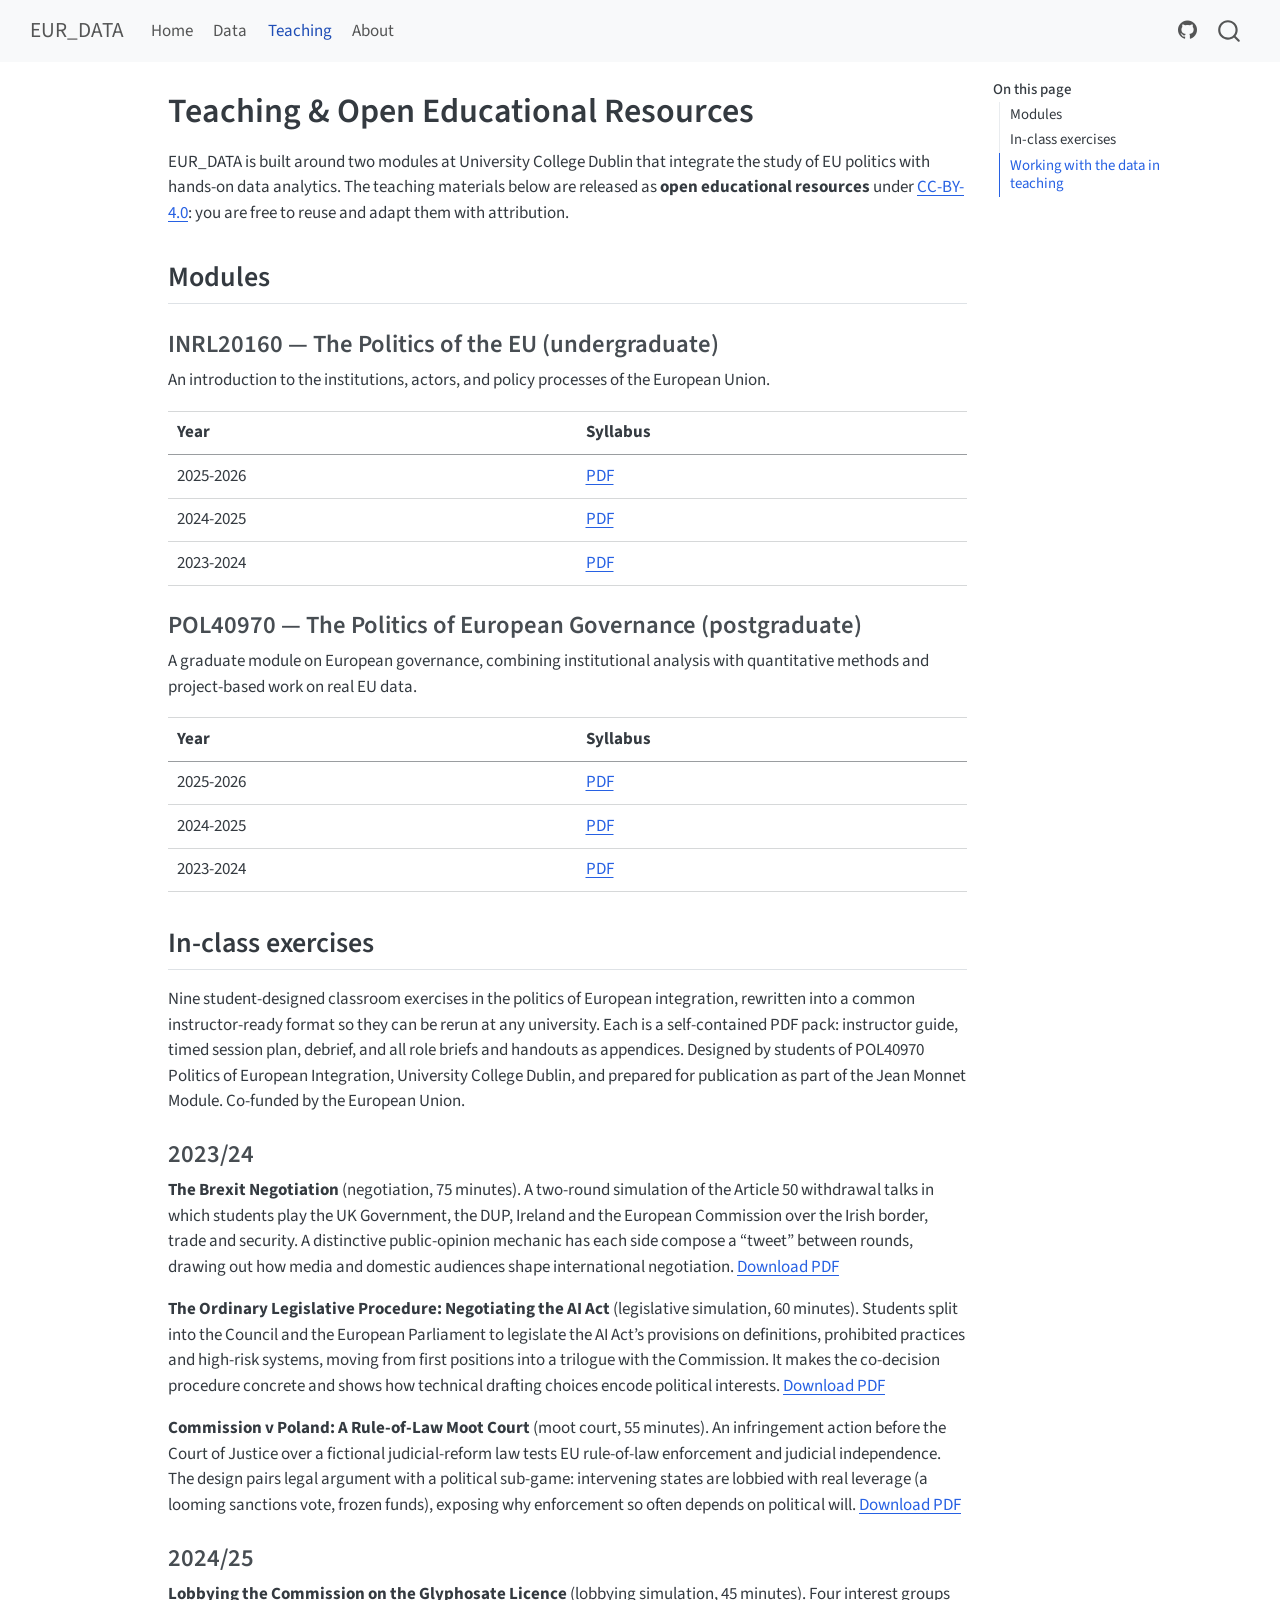
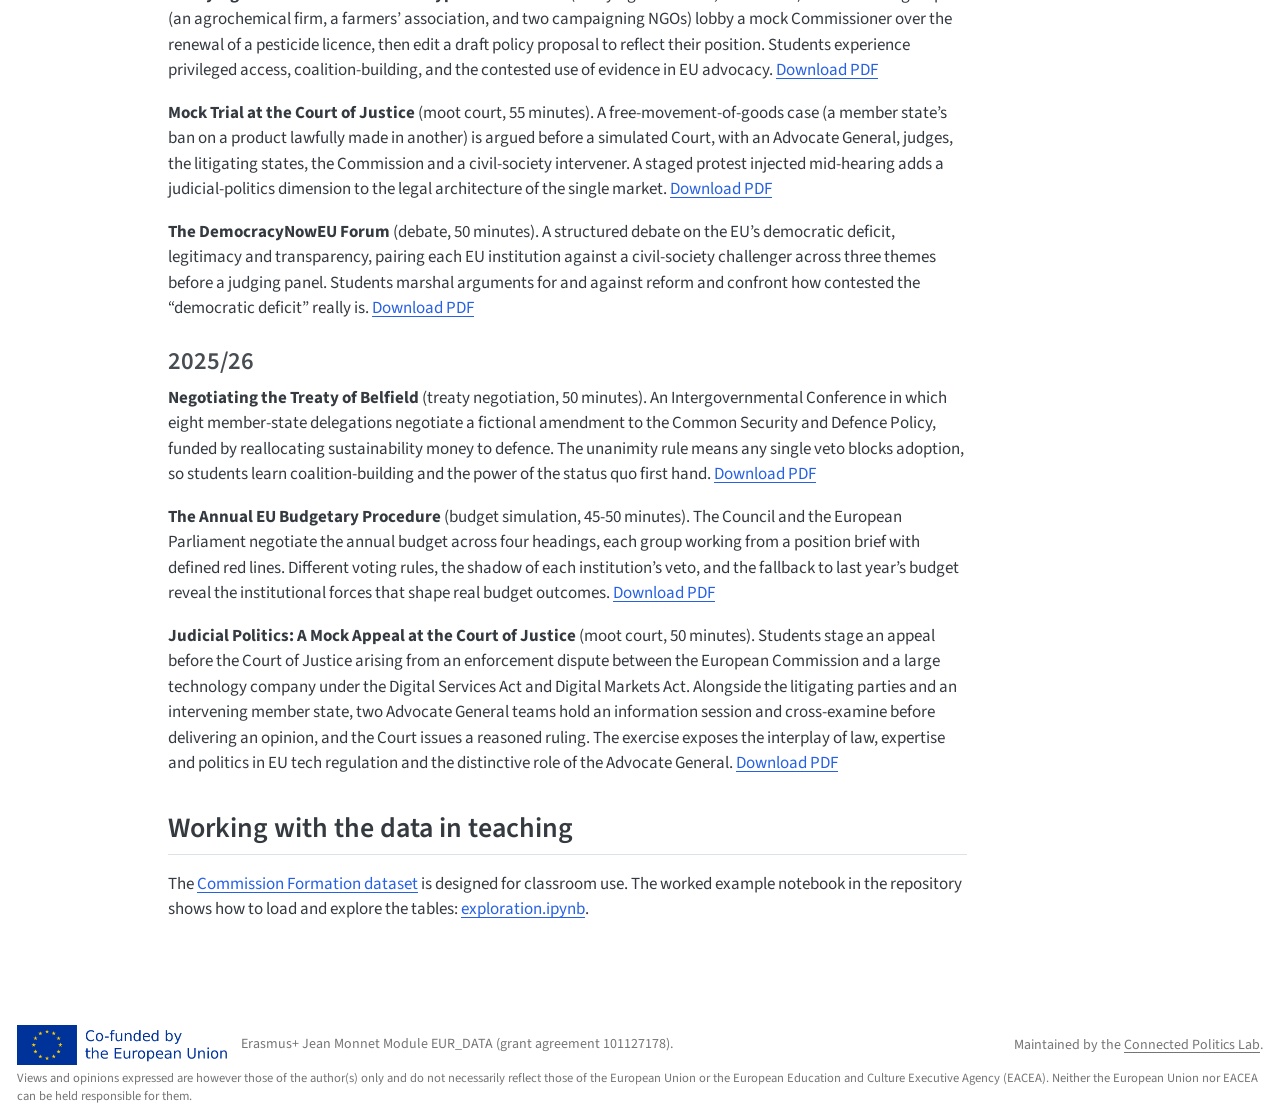
<file: docs/oer.html>
<!DOCTYPE html>
<html xmlns="http://www.w3.org/1999/xhtml" lang="en" xml:lang="en"><head>

<meta charset="utf-8">
<meta name="generator" content="quarto-1.8.27">

<meta name="viewport" content="width=device-width, initial-scale=1.0, user-scalable=yes">


<title>Teaching &amp; Open Educational Resources – EUR_DATA</title>
<style>
code{white-space: pre-wrap;}
span.smallcaps{font-variant: small-caps;}
div.columns{display: flex; gap: min(4vw, 1.5em);}
div.column{flex: auto; overflow-x: auto;}
div.hanging-indent{margin-left: 1.5em; text-indent: -1.5em;}
ul.task-list{list-style: none;}
ul.task-list li input[type="checkbox"] {
  width: 0.8em;
  margin: 0 0.8em 0.2em -1em; /* quarto-specific, see https://github.com/quarto-dev/quarto-cli/issues/4556 */ 
  vertical-align: middle;
}
</style>


<script src="site_libs/quarto-nav/quarto-nav.js"></script>
<script src="site_libs/quarto-nav/headroom.min.js"></script>
<script src="site_libs/clipboard/clipboard.min.js"></script>
<script src="site_libs/quarto-search/autocomplete.umd.js"></script>
<script src="site_libs/quarto-search/fuse.min.js"></script>
<script src="site_libs/quarto-search/quarto-search.js"></script>
<meta name="quarto:offset" content="./">
<script src="site_libs/quarto-html/quarto.js" type="module"></script>
<script src="site_libs/quarto-html/tabsets/tabsets.js" type="module"></script>
<script src="site_libs/quarto-html/axe/axe-check.js" type="module"></script>
<script src="site_libs/quarto-html/popper.min.js"></script>
<script src="site_libs/quarto-html/tippy.umd.min.js"></script>
<script src="site_libs/quarto-html/anchor.min.js"></script>
<link href="site_libs/quarto-html/tippy.css" rel="stylesheet">
<link href="site_libs/quarto-html/quarto-syntax-highlighting-ed96de9b727972fe78a7b5d16c58bf87.css" rel="stylesheet" id="quarto-text-highlighting-styles">
<script src="site_libs/bootstrap/bootstrap.min.js"></script>
<link href="site_libs/bootstrap/bootstrap-icons.css" rel="stylesheet">
<link href="site_libs/bootstrap/bootstrap-5b4ad623e5705c0698d39aec6f10cf02.min.css" rel="stylesheet" append-hash="true" id="quarto-bootstrap" data-mode="light">
<script id="quarto-search-options" type="application/json">{
  "location": "navbar",
  "copy-button": false,
  "collapse-after": 3,
  "panel-placement": "end",
  "type": "overlay",
  "limit": 50,
  "keyboard-shortcut": [
    "f",
    "/",
    "s"
  ],
  "show-item-context": false,
  "language": {
    "search-no-results-text": "No results",
    "search-matching-documents-text": "matching documents",
    "search-copy-link-title": "Copy link to search",
    "search-hide-matches-text": "Hide additional matches",
    "search-more-match-text": "more match in this document",
    "search-more-matches-text": "more matches in this document",
    "search-clear-button-title": "Clear",
    "search-text-placeholder": "",
    "search-detached-cancel-button-title": "Cancel",
    "search-submit-button-title": "Submit",
    "search-label": "Search"
  }
}</script>


<link rel="stylesheet" href="styles.css">
</head>

<body class="nav-fixed quarto-light">

<div id="quarto-search-results"></div>
  <header id="quarto-header" class="headroom fixed-top">
    <nav class="navbar navbar-expand-lg " data-bs-theme="dark">
      <div class="navbar-container container-fluid">
      <div class="navbar-brand-container mx-auto">
    <a class="navbar-brand" href="./index.html">
    <span class="navbar-title">EUR_DATA</span>
    </a>
  </div>
            <div id="quarto-search" class="" title="Search"></div>
          <button class="navbar-toggler" type="button" data-bs-toggle="collapse" data-bs-target="#navbarCollapse" aria-controls="navbarCollapse" role="menu" aria-expanded="false" aria-label="Toggle navigation" onclick="if (window.quartoToggleHeadroom) { window.quartoToggleHeadroom(); }">
  <span class="navbar-toggler-icon"></span>
</button>
          <div class="collapse navbar-collapse" id="navbarCollapse">
            <ul class="navbar-nav navbar-nav-scroll me-auto">
  <li class="nav-item">
    <a class="nav-link" href="./index.html"> 
<span class="menu-text">Home</span></a>
  </li>  
  <li class="nav-item">
    <a class="nav-link" href="./data.html"> 
<span class="menu-text">Data</span></a>
  </li>  
  <li class="nav-item">
    <a class="nav-link active" href="./oer.html" aria-current="page"> 
<span class="menu-text">Teaching</span></a>
  </li>  
  <li class="nav-item">
    <a class="nav-link" href="./about.html"> 
<span class="menu-text">About</span></a>
  </li>  
</ul>
            <ul class="navbar-nav navbar-nav-scroll ms-auto">
  <li class="nav-item compact">
    <a class="nav-link" href="https://github.com/Connected-Politics-Lab/EUR_DATA"> <i class="bi bi-github" role="img">
</i> 
<span class="menu-text"></span></a>
  </li>  
</ul>
          </div> <!-- /navcollapse -->
            <div class="quarto-navbar-tools">
</div>
      </div> <!-- /container-fluid -->
    </nav>
</header>
<!-- content -->
<div id="quarto-content" class="quarto-container page-columns page-rows-contents page-layout-article page-navbar">
<!-- sidebar -->
<!-- margin-sidebar -->
    <div id="quarto-margin-sidebar" class="sidebar margin-sidebar">
        <nav id="TOC" role="doc-toc" class="toc-active">
    <h2 id="toc-title">On this page</h2>
   
  <ul>
  <li><a href="#modules" id="toc-modules" class="nav-link active" data-scroll-target="#modules">Modules</a>
  <ul class="collapse">
  <li><a href="#inrl20160-the-politics-of-the-eu-undergraduate" id="toc-inrl20160-the-politics-of-the-eu-undergraduate" class="nav-link" data-scroll-target="#inrl20160-the-politics-of-the-eu-undergraduate">INRL20160 — The Politics of the EU (undergraduate)</a></li>
  <li><a href="#pol40970-the-politics-of-european-governance-postgraduate" id="toc-pol40970-the-politics-of-european-governance-postgraduate" class="nav-link" data-scroll-target="#pol40970-the-politics-of-european-governance-postgraduate">POL40970 — The Politics of European Governance (postgraduate)</a></li>
  </ul></li>
  <li><a href="#in-class-exercises" id="toc-in-class-exercises" class="nav-link" data-scroll-target="#in-class-exercises">In-class exercises</a>
  <ul class="collapse">
  <li><a href="#section" id="toc-section" class="nav-link" data-scroll-target="#section">2023/24</a></li>
  <li><a href="#section-1" id="toc-section-1" class="nav-link" data-scroll-target="#section-1">2024/25</a></li>
  <li><a href="#section-2" id="toc-section-2" class="nav-link" data-scroll-target="#section-2">2025/26</a></li>
  </ul></li>
  <li><a href="#working-with-the-data-in-teaching" id="toc-working-with-the-data-in-teaching" class="nav-link" data-scroll-target="#working-with-the-data-in-teaching">Working with the data in teaching</a></li>
  </ul>
</nav>
    </div>
<!-- main -->
<main class="content" id="quarto-document-content">

<header id="title-block-header" class="quarto-title-block default">
<div class="quarto-title">
<h1 class="title">Teaching &amp; Open Educational Resources</h1>
</div>



<div class="quarto-title-meta">

    
  
    
  </div>
  


</header>


<p>EUR_DATA is built around two modules at University College Dublin that integrate the study of EU politics with hands-on data analytics. The teaching materials below are released as <strong>open educational resources</strong> under <a href="https://creativecommons.org/licenses/by/4.0/">CC-BY-4.0</a>: you are free to reuse and adapt them with attribution.</p>
<section id="modules" class="level2">
<h2 class="anchored" data-anchor-id="modules">Modules</h2>
<section id="inrl20160-the-politics-of-the-eu-undergraduate" class="level3">
<h3 class="anchored" data-anchor-id="inrl20160-the-politics-of-the-eu-undergraduate">INRL20160 — The Politics of the EU (undergraduate)</h3>
<p>An introduction to the institutions, actors, and policy processes of the European Union.</p>
<table class="caption-top table">
<thead>
<tr class="header">
<th>Year</th>
<th>Syllabus</th>
</tr>
</thead>
<tbody>
<tr class="odd">
<td>2025-2026</td>
<td><a href="oer/syllabi/INRL20160_Syllabus_2526.pdf">PDF</a></td>
</tr>
<tr class="even">
<td>2024-2025</td>
<td><a href="oer/syllabi/INRL20160_Syllabus_2425.pdf">PDF</a></td>
</tr>
<tr class="odd">
<td>2023-2024</td>
<td><a href="oer/syllabi/INRL20160_Syllabus_2324.pdf">PDF</a></td>
</tr>
</tbody>
</table>
</section>
<section id="pol40970-the-politics-of-european-governance-postgraduate" class="level3">
<h3 class="anchored" data-anchor-id="pol40970-the-politics-of-european-governance-postgraduate">POL40970 — The Politics of European Governance (postgraduate)</h3>
<p>A graduate module on European governance, combining institutional analysis with quantitative methods and project-based work on real EU data.</p>
<table class="caption-top table">
<thead>
<tr class="header">
<th>Year</th>
<th>Syllabus</th>
</tr>
</thead>
<tbody>
<tr class="odd">
<td>2025-2026</td>
<td><a href="oer/syllabi/POL40970_202526.pdf">PDF</a></td>
</tr>
<tr class="even">
<td>2024-2025</td>
<td><a href="oer/syllabi/POL40970_202425.pdf">PDF</a></td>
</tr>
<tr class="odd">
<td>2023-2024</td>
<td><a href="oer/syllabi/POL40970_202324.pdf">PDF</a></td>
</tr>
</tbody>
</table>
</section>
</section>
<section id="in-class-exercises" class="level2">
<h2 class="anchored" data-anchor-id="in-class-exercises">In-class exercises</h2>
<p>Nine student-designed classroom exercises in the politics of European integration, rewritten into a common instructor-ready format so they can be rerun at any university. Each is a self-contained PDF pack: instructor guide, timed session plan, debrief, and all role briefs and handouts as appendices. Designed by students of POL40970 Politics of European Integration, University College Dublin, and prepared for publication as part of the Jean Monnet Module. Co-funded by the European Union.</p>
<section id="section" class="level3">
<h3 class="anchored" data-anchor-id="section">2023/24</h3>
<p><strong>The Brexit Negotiation</strong> (negotiation, 75 minutes). A two-round simulation of the Article 50 withdrawal talks in which students play the UK Government, the DUP, Ireland and the European Commission over the Irish border, trade and security. A distinctive public-opinion mechanic has each side compose a “tweet” between rounds, drawing out how media and domestic audiences shape international negotiation. <a href="oer/exercises/2324_g5_brexit-negotiation.pdf">Download PDF</a></p>
<p><strong>The Ordinary Legislative Procedure: Negotiating the AI Act</strong> (legislative simulation, 60 minutes). Students split into the Council and the European Parliament to legislate the AI Act’s provisions on definitions, prohibited practices and high-risk systems, moving from first positions into a trilogue with the Commission. It makes the co-decision procedure concrete and shows how technical drafting choices encode political interests. <a href="oer/exercises/2324_g3_ai-act-olp.pdf">Download PDF</a></p>
<p><strong>Commission v Poland: A Rule-of-Law Moot Court</strong> (moot court, 55 minutes). An infringement action before the Court of Justice over a fictional judicial-reform law tests EU rule-of-law enforcement and judicial independence. The design pairs legal argument with a political sub-game: intervening states are lobbied with real leverage (a looming sanctions vote, frozen funds), exposing why enforcement so often depends on political will. <a href="oer/exercises/2324_g4_rule-of-law-moot.pdf">Download PDF</a></p>
</section>
<section id="section-1" class="level3">
<h3 class="anchored" data-anchor-id="section-1">2024/25</h3>
<p><strong>Lobbying the Commission on the Glyphosate Licence</strong> (lobbying simulation, 45 minutes). Four interest groups (an agrochemical firm, a farmers’ association, and two campaigning NGOs) lobby a mock Commissioner over the renewal of a pesticide licence, then edit a draft policy proposal to reflect their position. Students experience privileged access, coalition-building, and the contested use of evidence in EU advocacy. <a href="oer/exercises/2425_g2_glyphosate-lobbying.pdf">Download PDF</a></p>
<p><strong>Mock Trial at the Court of Justice</strong> (moot court, 55 minutes). A free-movement-of-goods case (a member state’s ban on a product lawfully made in another) is argued before a simulated Court, with an Advocate General, judges, the litigating states, the Commission and a civil-society intervener. A staged protest injected mid-hearing adds a judicial-politics dimension to the legal architecture of the single market. <a href="oer/exercises/2425_g4_ecj-mock-trial.pdf">Download PDF</a></p>
<p><strong>The DemocracyNowEU Forum</strong> (debate, 50 minutes). A structured debate on the EU’s democratic deficit, legitimacy and transparency, pairing each EU institution against a civil-society challenger across three themes before a judging panel. Students marshal arguments for and against reform and confront how contested the “democratic deficit” really is. <a href="oer/exercises/2425_g8_democratic-deficit-debate.pdf">Download PDF</a></p>
</section>
<section id="section-2" class="level3">
<h3 class="anchored" data-anchor-id="section-2">2025/26</h3>
<p><strong>Negotiating the Treaty of Belfield</strong> (treaty negotiation, 50 minutes). An Intergovernmental Conference in which eight member-state delegations negotiate a fictional amendment to the Common Security and Defence Policy, funded by reallocating sustainability money to defence. The unanimity rule means any single veto blocks adoption, so students learn coalition-building and the power of the status quo first hand. <a href="oer/exercises/2526_g1_treaty-of-belfield.pdf">Download PDF</a></p>
<p><strong>The Annual EU Budgetary Procedure</strong> (budget simulation, 45-50 minutes). The Council and the European Parliament negotiate the annual budget across four headings, each group working from a position brief with defined red lines. Different voting rules, the shadow of each institution’s veto, and the fallback to last year’s budget reveal the institutional forces that shape real budget outcomes. <a href="oer/exercises/2526_g7_eu-budget-procedure.pdf">Download PDF</a></p>
<p><strong>Judicial Politics: A Mock Appeal at the Court of Justice</strong> (moot court, 50 minutes). Students stage an appeal before the Court of Justice arising from an enforcement dispute between the European Commission and a large technology company under the Digital Services Act and Digital Markets Act. Alongside the litigating parties and an intervening member state, two Advocate General teams hold an information session and cross-examine before delivering an opinion, and the Court issues a reasoned ruling. The exercise exposes the interplay of law, expertise and politics in EU tech regulation and the distinctive role of the Advocate General. <a href="oer/exercises/2526_g4_cjeu-meta-moot.pdf">Download PDF</a></p>
</section>
</section>
<section id="working-with-the-data-in-teaching" class="level2">
<h2 class="anchored" data-anchor-id="working-with-the-data-in-teaching">Working with the data in teaching</h2>
<p>The <a href="./data.html">Commission Formation dataset</a> is designed for classroom use. The worked example notebook in the repository shows how to load and explore the tables: <a href="https://github.com/Connected-Politics-Lab/EUR_DATA/blob/main/datasets/commission_formation/notebooks/exploration.ipynb">exploration.ipynb</a>.</p>


</section>

</main> <!-- /main -->
<script id="quarto-html-after-body" type="application/javascript">
  window.document.addEventListener("DOMContentLoaded", function (event) {
    const icon = "";
    const anchorJS = new window.AnchorJS();
    anchorJS.options = {
      placement: 'right',
      icon: icon
    };
    anchorJS.add('.anchored');
    const isCodeAnnotation = (el) => {
      for (const clz of el.classList) {
        if (clz.startsWith('code-annotation-')) {                     
          return true;
        }
      }
      return false;
    }
    const onCopySuccess = function(e) {
      // button target
      const button = e.trigger;
      // don't keep focus
      button.blur();
      // flash "checked"
      button.classList.add('code-copy-button-checked');
      var currentTitle = button.getAttribute("title");
      button.setAttribute("title", "Copied!");
      let tooltip;
      if (window.bootstrap) {
        button.setAttribute("data-bs-toggle", "tooltip");
        button.setAttribute("data-bs-placement", "left");
        button.setAttribute("data-bs-title", "Copied!");
        tooltip = new bootstrap.Tooltip(button, 
          { trigger: "manual", 
            customClass: "code-copy-button-tooltip",
            offset: [0, -8]});
        tooltip.show();    
      }
      setTimeout(function() {
        if (tooltip) {
          tooltip.hide();
          button.removeAttribute("data-bs-title");
          button.removeAttribute("data-bs-toggle");
          button.removeAttribute("data-bs-placement");
        }
        button.setAttribute("title", currentTitle);
        button.classList.remove('code-copy-button-checked');
      }, 1000);
      // clear code selection
      e.clearSelection();
    }
    const getTextToCopy = function(trigger) {
      const outerScaffold = trigger.parentElement.cloneNode(true);
      const codeEl = outerScaffold.querySelector('code');
      for (const childEl of codeEl.children) {
        if (isCodeAnnotation(childEl)) {
          childEl.remove();
        }
      }
      return codeEl.innerText;
    }
    const clipboard = new window.ClipboardJS('.code-copy-button:not([data-in-quarto-modal])', {
      text: getTextToCopy
    });
    clipboard.on('success', onCopySuccess);
    if (window.document.getElementById('quarto-embedded-source-code-modal')) {
      const clipboardModal = new window.ClipboardJS('.code-copy-button[data-in-quarto-modal]', {
        text: getTextToCopy,
        container: window.document.getElementById('quarto-embedded-source-code-modal')
      });
      clipboardModal.on('success', onCopySuccess);
    }
      var localhostRegex = new RegExp(/^(?:http|https):\/\/localhost\:?[0-9]*\//);
      var mailtoRegex = new RegExp(/^mailto:/);
        var filterRegex = new RegExp("https:\/\/connected-politics-lab\.github\.io\/EUR_DATA\/");
      var isInternal = (href) => {
          return filterRegex.test(href) || localhostRegex.test(href) || mailtoRegex.test(href);
      }
      // Inspect non-navigation links and adorn them if external
     var links = window.document.querySelectorAll('a[href]:not(.nav-link):not(.navbar-brand):not(.toc-action):not(.sidebar-link):not(.sidebar-item-toggle):not(.pagination-link):not(.no-external):not([aria-hidden]):not(.dropdown-item):not(.quarto-navigation-tool):not(.about-link)');
      for (var i=0; i<links.length; i++) {
        const link = links[i];
        if (!isInternal(link.href)) {
          // undo the damage that might have been done by quarto-nav.js in the case of
          // links that we want to consider external
          if (link.dataset.originalHref !== undefined) {
            link.href = link.dataset.originalHref;
          }
        }
      }
    function tippyHover(el, contentFn, onTriggerFn, onUntriggerFn) {
      const config = {
        allowHTML: true,
        maxWidth: 500,
        delay: 100,
        arrow: false,
        appendTo: function(el) {
            return el.parentElement;
        },
        interactive: true,
        interactiveBorder: 10,
        theme: 'quarto',
        placement: 'bottom-start',
      };
      if (contentFn) {
        config.content = contentFn;
      }
      if (onTriggerFn) {
        config.onTrigger = onTriggerFn;
      }
      if (onUntriggerFn) {
        config.onUntrigger = onUntriggerFn;
      }
      window.tippy(el, config); 
    }
    const noterefs = window.document.querySelectorAll('a[role="doc-noteref"]');
    for (var i=0; i<noterefs.length; i++) {
      const ref = noterefs[i];
      tippyHover(ref, function() {
        // use id or data attribute instead here
        let href = ref.getAttribute('data-footnote-href') || ref.getAttribute('href');
        try { href = new URL(href).hash; } catch {}
        const id = href.replace(/^#\/?/, "");
        const note = window.document.getElementById(id);
        if (note) {
          return note.innerHTML;
        } else {
          return "";
        }
      });
    }
    const xrefs = window.document.querySelectorAll('a.quarto-xref');
    const processXRef = (id, note) => {
      // Strip column container classes
      const stripColumnClz = (el) => {
        el.classList.remove("page-full", "page-columns");
        if (el.children) {
          for (const child of el.children) {
            stripColumnClz(child);
          }
        }
      }
      stripColumnClz(note)
      if (id === null || id.startsWith('sec-')) {
        // Special case sections, only their first couple elements
        const container = document.createElement("div");
        if (note.children && note.children.length > 2) {
          container.appendChild(note.children[0].cloneNode(true));
          for (let i = 1; i < note.children.length; i++) {
            const child = note.children[i];
            if (child.tagName === "P" && child.innerText === "") {
              continue;
            } else {
              container.appendChild(child.cloneNode(true));
              break;
            }
          }
          if (window.Quarto?.typesetMath) {
            window.Quarto.typesetMath(container);
          }
          return container.innerHTML
        } else {
          if (window.Quarto?.typesetMath) {
            window.Quarto.typesetMath(note);
          }
          return note.innerHTML;
        }
      } else {
        // Remove any anchor links if they are present
        const anchorLink = note.querySelector('a.anchorjs-link');
        if (anchorLink) {
          anchorLink.remove();
        }
        if (window.Quarto?.typesetMath) {
          window.Quarto.typesetMath(note);
        }
        if (note.classList.contains("callout")) {
          return note.outerHTML;
        } else {
          return note.innerHTML;
        }
      }
    }
    for (var i=0; i<xrefs.length; i++) {
      const xref = xrefs[i];
      tippyHover(xref, undefined, function(instance) {
        instance.disable();
        let url = xref.getAttribute('href');
        let hash = undefined; 
        if (url.startsWith('#')) {
          hash = url;
        } else {
          try { hash = new URL(url).hash; } catch {}
        }
        if (hash) {
          const id = hash.replace(/^#\/?/, "");
          const note = window.document.getElementById(id);
          if (note !== null) {
            try {
              const html = processXRef(id, note.cloneNode(true));
              instance.setContent(html);
            } finally {
              instance.enable();
              instance.show();
            }
          } else {
            // See if we can fetch this
            fetch(url.split('#')[0])
            .then(res => res.text())
            .then(html => {
              const parser = new DOMParser();
              const htmlDoc = parser.parseFromString(html, "text/html");
              const note = htmlDoc.getElementById(id);
              if (note !== null) {
                const html = processXRef(id, note);
                instance.setContent(html);
              } 
            }).finally(() => {
              instance.enable();
              instance.show();
            });
          }
        } else {
          // See if we can fetch a full url (with no hash to target)
          // This is a special case and we should probably do some content thinning / targeting
          fetch(url)
          .then(res => res.text())
          .then(html => {
            const parser = new DOMParser();
            const htmlDoc = parser.parseFromString(html, "text/html");
            const note = htmlDoc.querySelector('main.content');
            if (note !== null) {
              // This should only happen for chapter cross references
              // (since there is no id in the URL)
              // remove the first header
              if (note.children.length > 0 && note.children[0].tagName === "HEADER") {
                note.children[0].remove();
              }
              const html = processXRef(null, note);
              instance.setContent(html);
            } 
          }).finally(() => {
            instance.enable();
            instance.show();
          });
        }
      }, function(instance) {
      });
    }
        let selectedAnnoteEl;
        const selectorForAnnotation = ( cell, annotation) => {
          let cellAttr = 'data-code-cell="' + cell + '"';
          let lineAttr = 'data-code-annotation="' +  annotation + '"';
          const selector = 'span[' + cellAttr + '][' + lineAttr + ']';
          return selector;
        }
        const selectCodeLines = (annoteEl) => {
          const doc = window.document;
          const targetCell = annoteEl.getAttribute("data-target-cell");
          const targetAnnotation = annoteEl.getAttribute("data-target-annotation");
          const annoteSpan = window.document.querySelector(selectorForAnnotation(targetCell, targetAnnotation));
          const lines = annoteSpan.getAttribute("data-code-lines").split(",");
          const lineIds = lines.map((line) => {
            return targetCell + "-" + line;
          })
          let top = null;
          let height = null;
          let parent = null;
          if (lineIds.length > 0) {
              //compute the position of the single el (top and bottom and make a div)
              const el = window.document.getElementById(lineIds[0]);
              top = el.offsetTop;
              height = el.offsetHeight;
              parent = el.parentElement.parentElement;
            if (lineIds.length > 1) {
              const lastEl = window.document.getElementById(lineIds[lineIds.length - 1]);
              const bottom = lastEl.offsetTop + lastEl.offsetHeight;
              height = bottom - top;
            }
            if (top !== null && height !== null && parent !== null) {
              // cook up a div (if necessary) and position it 
              let div = window.document.getElementById("code-annotation-line-highlight");
              if (div === null) {
                div = window.document.createElement("div");
                div.setAttribute("id", "code-annotation-line-highlight");
                div.style.position = 'absolute';
                parent.appendChild(div);
              }
              div.style.top = top - 2 + "px";
              div.style.height = height + 4 + "px";
              div.style.left = 0;
              let gutterDiv = window.document.getElementById("code-annotation-line-highlight-gutter");
              if (gutterDiv === null) {
                gutterDiv = window.document.createElement("div");
                gutterDiv.setAttribute("id", "code-annotation-line-highlight-gutter");
                gutterDiv.style.position = 'absolute';
                const codeCell = window.document.getElementById(targetCell);
                const gutter = codeCell.querySelector('.code-annotation-gutter');
                gutter.appendChild(gutterDiv);
              }
              gutterDiv.style.top = top - 2 + "px";
              gutterDiv.style.height = height + 4 + "px";
            }
            selectedAnnoteEl = annoteEl;
          }
        };
        const unselectCodeLines = () => {
          const elementsIds = ["code-annotation-line-highlight", "code-annotation-line-highlight-gutter"];
          elementsIds.forEach((elId) => {
            const div = window.document.getElementById(elId);
            if (div) {
              div.remove();
            }
          });
          selectedAnnoteEl = undefined;
        };
          // Handle positioning of the toggle
      window.addEventListener(
        "resize",
        throttle(() => {
          elRect = undefined;
          if (selectedAnnoteEl) {
            selectCodeLines(selectedAnnoteEl);
          }
        }, 10)
      );
      function throttle(fn, ms) {
      let throttle = false;
      let timer;
        return (...args) => {
          if(!throttle) { // first call gets through
              fn.apply(this, args);
              throttle = true;
          } else { // all the others get throttled
              if(timer) clearTimeout(timer); // cancel #2
              timer = setTimeout(() => {
                fn.apply(this, args);
                timer = throttle = false;
              }, ms);
          }
        };
      }
        // Attach click handler to the DT
        const annoteDls = window.document.querySelectorAll('dt[data-target-cell]');
        for (const annoteDlNode of annoteDls) {
          annoteDlNode.addEventListener('click', (event) => {
            const clickedEl = event.target;
            if (clickedEl !== selectedAnnoteEl) {
              unselectCodeLines();
              const activeEl = window.document.querySelector('dt[data-target-cell].code-annotation-active');
              if (activeEl) {
                activeEl.classList.remove('code-annotation-active');
              }
              selectCodeLines(clickedEl);
              clickedEl.classList.add('code-annotation-active');
            } else {
              // Unselect the line
              unselectCodeLines();
              clickedEl.classList.remove('code-annotation-active');
            }
          });
        }
    const findCites = (el) => {
      const parentEl = el.parentElement;
      if (parentEl) {
        const cites = parentEl.dataset.cites;
        if (cites) {
          return {
            el,
            cites: cites.split(' ')
          };
        } else {
          return findCites(el.parentElement)
        }
      } else {
        return undefined;
      }
    };
    var bibliorefs = window.document.querySelectorAll('a[role="doc-biblioref"]');
    for (var i=0; i<bibliorefs.length; i++) {
      const ref = bibliorefs[i];
      const citeInfo = findCites(ref);
      if (citeInfo) {
        tippyHover(citeInfo.el, function() {
          var popup = window.document.createElement('div');
          citeInfo.cites.forEach(function(cite) {
            var citeDiv = window.document.createElement('div');
            citeDiv.classList.add('hanging-indent');
            citeDiv.classList.add('csl-entry');
            var biblioDiv = window.document.getElementById('ref-' + cite);
            if (biblioDiv) {
              citeDiv.innerHTML = biblioDiv.innerHTML;
            }
            popup.appendChild(citeDiv);
          });
          return popup.innerHTML;
        });
      }
    }
  });
  </script>
</div> <!-- /content -->
<footer class="footer">
  <div class="nav-footer">
    <div class="nav-footer-left">
<p><img src="assets/eu-cofunded-en.png" class="eu-lockup img-fluid" alt="Co-funded by the European Union"> Erasmus+ Jean Monnet Module EUR_DATA (grant agreement 101127178).</p>
</div>   
    <div class="nav-footer-center">
<div class="eu-disclaimer">
<p>Views and opinions expressed are however those of the author(s) only and do not necessarily reflect those of the European Union or the European Education and Culture Executive Agency (EACEA). Neither the European Union nor EACEA can be held responsible for them.</p>
</div>
</div>
    <div class="nav-footer-right">
<p>Maintained by the <a href="https://github.com/Connected-Politics-Lab">Connected Politics Lab</a>.</p>
</div>
  </div>
</footer>




</body></html>
</file>
<file: docs/site_libs/quarto-html/tippy.css>
.tippy-box[data-animation=fade][data-state=hidden]{opacity:0}[data-tippy-root]{max-width:calc(100vw - 10px)}.tippy-box{position:relative;background-color:#333;color:#fff;border-radius:4px;font-size:14px;line-height:1.4;white-space:normal;outline:0;transition-property:transform,visibility,opacity}.tippy-box[data-placement^=top]>.tippy-arrow{bottom:0}.tippy-box[data-placement^=top]>.tippy-arrow:before{bottom:-7px;left:0;border-width:8px 8px 0;border-top-color:initial;transform-origin:center top}.tippy-box[data-placement^=bottom]>.tippy-arrow{top:0}.tippy-box[data-placement^=bottom]>.tippy-arrow:before{top:-7px;left:0;border-width:0 8px 8px;border-bottom-color:initial;transform-origin:center bottom}.tippy-box[data-placement^=left]>.tippy-arrow{right:0}.tippy-box[data-placement^=left]>.tippy-arrow:before{border-width:8px 0 8px 8px;border-left-color:initial;right:-7px;transform-origin:center left}.tippy-box[data-placement^=right]>.tippy-arrow{left:0}.tippy-box[data-placement^=right]>.tippy-arrow:before{left:-7px;border-width:8px 8px 8px 0;border-right-color:initial;transform-origin:center right}.tippy-box[data-inertia][data-state=visible]{transition-timing-function:cubic-bezier(.54,1.5,.38,1.11)}.tippy-arrow{width:16px;height:16px;color:#333}.tippy-arrow:before{content:"";position:absolute;border-color:transparent;border-style:solid}.tippy-content{position:relative;padding:5px 9px;z-index:1}
</file>
<file: docs/site_libs/quarto-html/quarto-syntax-highlighting-ed96de9b727972fe78a7b5d16c58bf87.css>
/* quarto syntax highlight colors */
:root {
  --quarto-hl-ot-color: #003B4F;
  --quarto-hl-at-color: #657422;
  --quarto-hl-ss-color: #20794D;
  --quarto-hl-an-color: #5E5E5E;
  --quarto-hl-fu-color: #4758AB;
  --quarto-hl-st-color: #20794D;
  --quarto-hl-cf-color: #003B4F;
  --quarto-hl-op-color: #5E5E5E;
  --quarto-hl-er-color: #AD0000;
  --quarto-hl-bn-color: #AD0000;
  --quarto-hl-al-color: #AD0000;
  --quarto-hl-va-color: #111111;
  --quarto-hl-bu-color: inherit;
  --quarto-hl-ex-color: inherit;
  --quarto-hl-pp-color: #AD0000;
  --quarto-hl-in-color: #5E5E5E;
  --quarto-hl-vs-color: #20794D;
  --quarto-hl-wa-color: #5E5E5E;
  --quarto-hl-do-color: #5E5E5E;
  --quarto-hl-im-color: #00769E;
  --quarto-hl-ch-color: #20794D;
  --quarto-hl-dt-color: #AD0000;
  --quarto-hl-fl-color: #AD0000;
  --quarto-hl-co-color: #5E5E5E;
  --quarto-hl-cv-color: #5E5E5E;
  --quarto-hl-cn-color: #8f5902;
  --quarto-hl-sc-color: #5E5E5E;
  --quarto-hl-dv-color: #AD0000;
  --quarto-hl-kw-color: #003B4F;
}

/* other quarto variables */
:root {
  --quarto-font-monospace: SFMono-Regular, Menlo, Monaco, Consolas, "Liberation Mono", "Courier New", monospace;
}

/* syntax highlight based on Pandoc's rules */
pre > code.sourceCode > span {
  color: #003B4F;
}

code.sourceCode > span {
  color: #003B4F;
}

div.sourceCode,
div.sourceCode pre.sourceCode {
  color: #003B4F;
}

/* Normal */
code span {
  color: #003B4F;
}

/* Alert */
code span.al {
  color: #AD0000;
  font-style: inherit;
}

/* Annotation */
code span.an {
  color: #5E5E5E;
  font-style: inherit;
}

/* Attribute */
code span.at {
  color: #657422;
  font-style: inherit;
}

/* BaseN */
code span.bn {
  color: #AD0000;
  font-style: inherit;
}

/* BuiltIn */
code span.bu {
  font-style: inherit;
}

/* ControlFlow */
code span.cf {
  color: #003B4F;
  font-weight: bold;
  font-style: inherit;
}

/* Char */
code span.ch {
  color: #20794D;
  font-style: inherit;
}

/* Constant */
code span.cn {
  color: #8f5902;
  font-style: inherit;
}

/* Comment */
code span.co {
  color: #5E5E5E;
  font-style: inherit;
}

/* CommentVar */
code span.cv {
  color: #5E5E5E;
  font-style: italic;
}

/* Documentation */
code span.do {
  color: #5E5E5E;
  font-style: italic;
}

/* DataType */
code span.dt {
  color: #AD0000;
  font-style: inherit;
}

/* DecVal */
code span.dv {
  color: #AD0000;
  font-style: inherit;
}

/* Error */
code span.er {
  color: #AD0000;
  font-style: inherit;
}

/* Extension */
code span.ex {
  font-style: inherit;
}

/* Float */
code span.fl {
  color: #AD0000;
  font-style: inherit;
}

/* Function */
code span.fu {
  color: #4758AB;
  font-style: inherit;
}

/* Import */
code span.im {
  color: #00769E;
  font-style: inherit;
}

/* Information */
code span.in {
  color: #5E5E5E;
  font-style: inherit;
}

/* Keyword */
code span.kw {
  color: #003B4F;
  font-weight: bold;
  font-style: inherit;
}

/* Operator */
code span.op {
  color: #5E5E5E;
  font-style: inherit;
}

/* Other */
code span.ot {
  color: #003B4F;
  font-style: inherit;
}

/* Preprocessor */
code span.pp {
  color: #AD0000;
  font-style: inherit;
}

/* SpecialChar */
code span.sc {
  color: #5E5E5E;
  font-style: inherit;
}

/* SpecialString */
code span.ss {
  color: #20794D;
  font-style: inherit;
}

/* String */
code span.st {
  color: #20794D;
  font-style: inherit;
}

/* Variable */
code span.va {
  color: #111111;
  font-style: inherit;
}

/* VerbatimString */
code span.vs {
  color: #20794D;
  font-style: inherit;
}

/* Warning */
code span.wa {
  color: #5E5E5E;
  font-style: italic;
}

.prevent-inlining {
  content: "</";
}

/*# sourceMappingURL=0920dd6d7437995b8cdf7429764427b1.css.map */
</file>
<file: docs/styles.css>
/* Custom styles for EUR_DATA website */

/* EU funding lockup in the page footer. Height 40px keeps the emblem itself at
   roughly 1 cm on screen, the minimum size the EU visual identity rules set. */
.eu-lockup {
  height: 40px;
  vertical-align: middle;
  margin-right: 10px;
}

/* The EACEA disclaimer, which occupies the footer's centre slot. */
.eu-disclaimer {
  font-size: 0.9em;
  line-height: 1.4;
  margin-top: 0.4em;
}

/* Narrow and medium screens: stack the three footer cells full width and
   centre them, with the lockup above the funding statement. Bootstrap only
   stacks below 576px, but between there and 992px the cells are too cramped to
   sit side by side once the lockup and the disclaimer are in them. */
@media (max-width: 991.98px) {
  .eu-lockup {
    display: block;
    margin: 0 auto 0.5em;
  }

  .nav-footer-left,
  .nav-footer-center,
  .nav-footer-right {
    flex: 1 1 100%;
    text-align: center;
  }
}

/* Wide screens: funding statement left, maintainer right, and the disclaimer
   reordered onto a full-width row of its own beneath them. The left cell sizes
   to its content and takes up the slack, so the maintainer line is not crushed
   into a narrow column. */
@media (min-width: 992px) {
  .nav-footer-left {
    flex: 1 1 auto;
  }

  .nav-footer-right {
    order: 2;
    flex: 0 0 auto;
  }

  .nav-footer-center {
    order: 3;
    flex: 1 1 100%;
  }

  .eu-disclaimer {
    text-align: left;
  }
}
</file>
